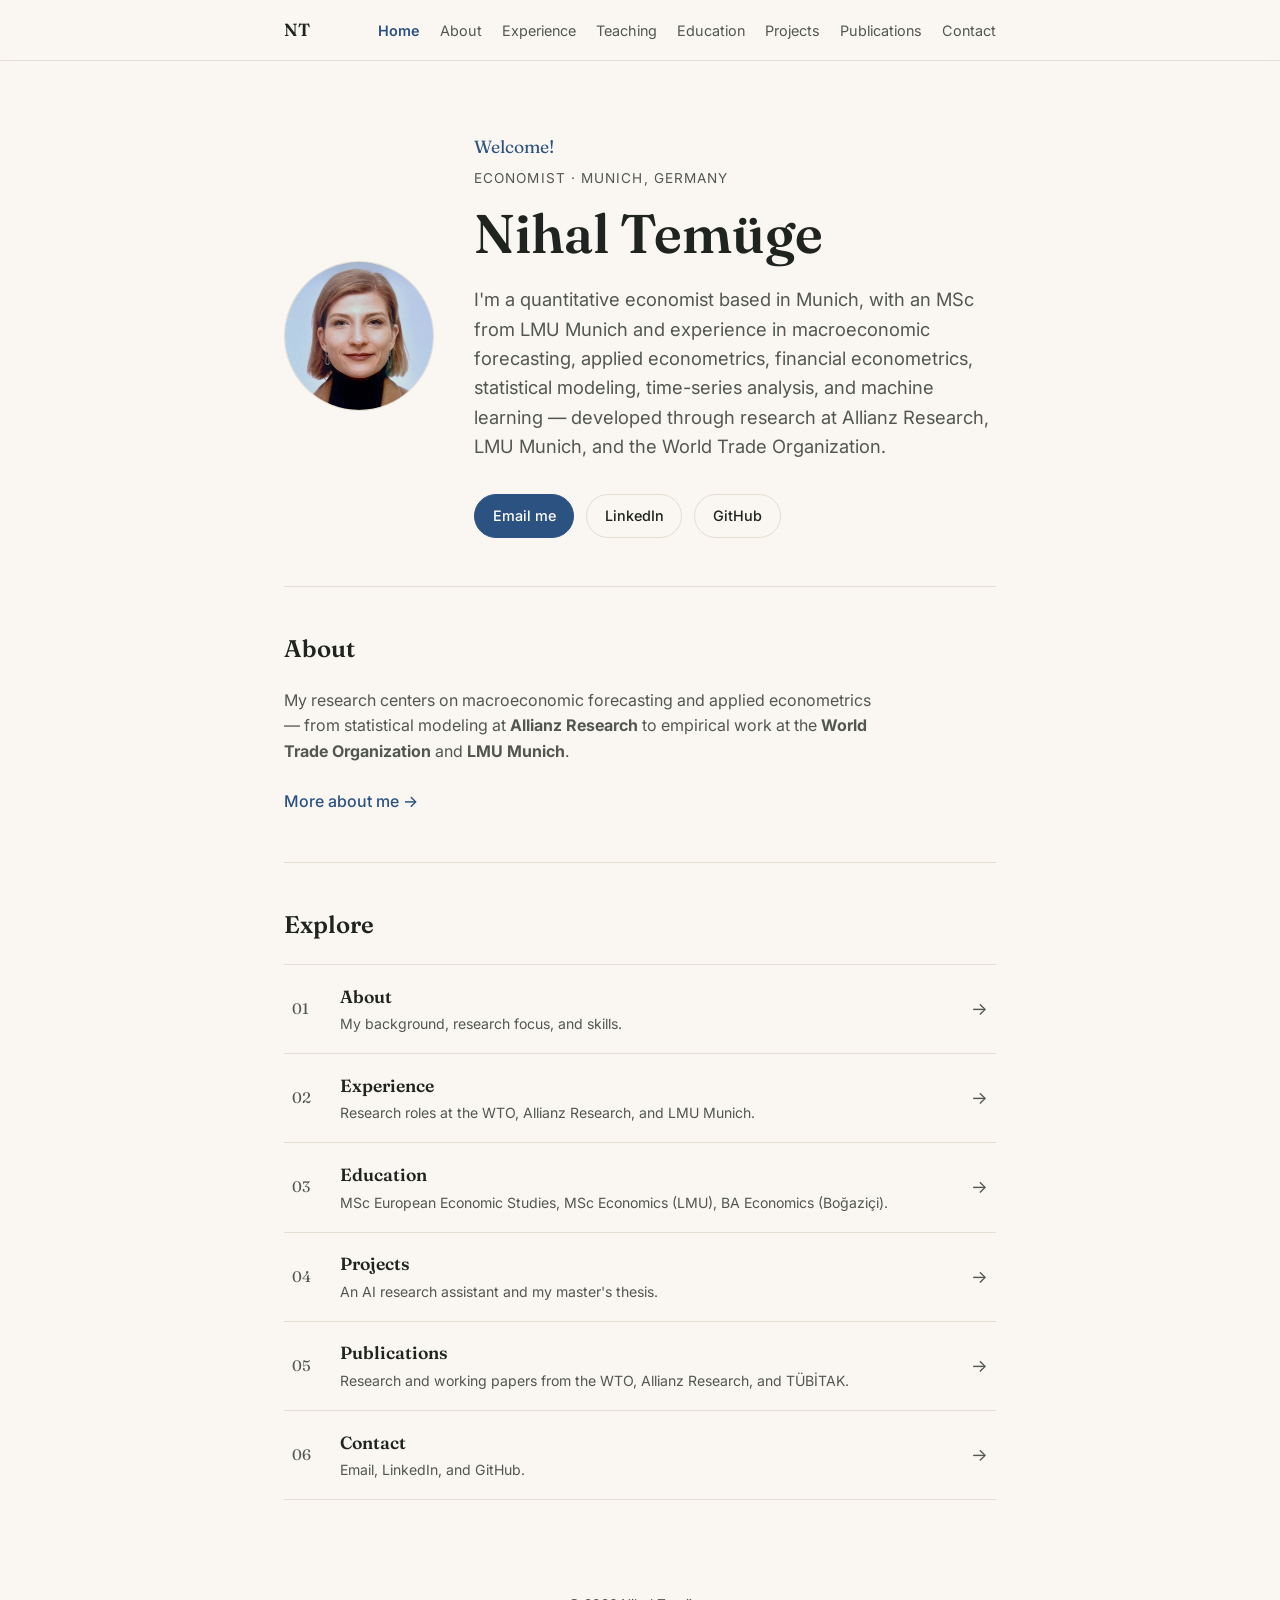
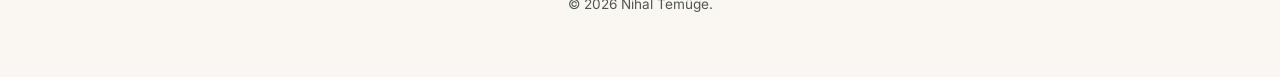
<file: index.html>
<!doctype html>
<html lang="en">
<head>
<meta charset="UTF-8">
<meta name="viewport" content="width=device-width, initial-scale=1.0">
<title>Nihal Temüge</title>
<meta name="description" content="Nihal Temüge is a quantitative economist based in Munich, Germany, with research experience at the World Trade Organization, Allianz Research, and LMU Munich — macroeconomic analysis, international trade, forecasting, and applied econometrics.">
<meta name="author" content="Nihal Temüge">

<meta property="og:type" content="profile">
<meta property="og:title" content="Nihal Temüge">
<meta property="og:description" content="Quantitative economist based in Munich, Germany — macroeconomic analysis, international trade, forecasting, and applied econometrics.">
<meta property="og:image" content="https://nihaltemuegee.github.io/assets/photo.jpg">

<link rel="icon" href="favicon.svg" type="image/svg+xml">
<link rel="canonical" href="https://nihaltemuegee.github.io/">
<link rel="preconnect" href="https://fonts.googleapis.com">
<link rel="preconnect" href="https://fonts.gstatic.com" crossorigin>
<link href="https://fonts.googleapis.com/css2?family=Fraunces:opsz,wght@9..144,500;9..144,600&family=Inter:wght@400;500;600&display=swap" rel="stylesheet">
<link rel="stylesheet" href="style.css">

<script type="application/ld+json">
{
  "@context": "https://schema.org",
  "@type": "Person",
  "name": "Nihal Temüge",
  "jobTitle": "Economist",
  "url": "https://nihaltemuegee.github.io/",
  "image": "https://nihaltemuegee.github.io/assets/photo.jpg",
  "email": "mailto:nihaltemuege@gmail.com",
  "address": {
    "@type": "PostalAddress",
    "addressLocality": "Munich",
    "addressCountry": "DE"
  },
  "alumniOf": [
    { "@type": "CollegeOrUniversity", "name": "Otto-Friedrich-Universität Bamberg" },
    { "@type": "CollegeOrUniversity", "name": "Ludwig Maximilian University of Munich" },
    { "@type": "CollegeOrUniversity", "name": "Boğaziçi University" }
  ],
  "sameAs": [
    "https://www.linkedin.com/in/nihal-temüge-33159410a",
    "https://github.com/nihaltemuegee"
  ]
}
</script>
</head>
<body>

<a class="skip-link" href="#main">Skip to content</a>

<header class="site-header">
  <nav class="nav" aria-label="Primary">
    <a class="nav-mark" href="index.html">NT</a>
    <ul class="nav-links">
      <li><a href="index.html" class="active">Home</a></li>
      <li><a href="about.html">About</a></li>
      <li><a href="experience.html">Experience</a></li>
      <li><a href="teaching.html">Teaching</a></li>
      <li><a href="education.html">Education</a></li>
      <li><a href="projects.html">Projects</a></li>
      <li><a href="publications.html">Publications</a></li>
      <li><a href="contact.html">Contact</a></li>
    </ul>
  </nav>
</header>

<main id="main">

  <section class="hero">
    <div class="hero-inner">
      <img class="hero-photo" src="assets/photo.jpg" alt="Nihal Temüge" width="150" height="150">
      <div class="hero-text">
        <p class="welcome">Welcome!</p>
        <p class="eyebrow">Economist · Munich, Germany</p>
        <h1>Nihal Temüge</h1>
        <p class="hero-lede">
          I'm a quantitative economist based in Munich, with an MSc from LMU Munich and
          experience in macroeconomic forecasting, applied econometrics, financial
          econometrics, statistical modeling, time-series analysis, and machine learning —
          developed through research at Allianz Research, LMU Munich, and the World Trade
          Organization.
        </p>
        <div class="hero-links">
          <a class="btn btn-primary" href="mailto:nihaltemuege@gmail.com">Email me</a>
          <a class="btn" href="https://www.linkedin.com/in/nihal-temüge-33159410a" target="_blank" rel="noopener">LinkedIn</a>
          <a class="btn" href="https://github.com/nihaltemuegee" target="_blank" rel="noopener">GitHub</a>
        </div>
      </div>
    </div>
  </section>

  <section class="section">
    <h2>About</h2>
    <p class="teaser">
      My research centers on macroeconomic forecasting and applied econometrics — from
      statistical modeling at <strong>Allianz Research</strong> to empirical work at the
      <strong>World Trade Organization</strong> and <strong>LMU Munich</strong>.
    </p>
    <a class="teaser-link" href="about.html">More about me →</a>
  </section>

  <section class="section">
    <h2>Explore</h2>
    <ul class="explore-list">
      <li>
        <a href="about.html">
          <span class="explore-index">01</span>
          <span class="explore-text">
            <span class="explore-title">About</span>
            <span class="explore-desc">My background, research focus, and skills.</span>
          </span>
          <span class="explore-arrow">→</span>
        </a>
      </li>
      <li>
        <a href="experience.html">
          <span class="explore-index">02</span>
          <span class="explore-text">
            <span class="explore-title">Experience</span>
            <span class="explore-desc">Research roles at the WTO, Allianz Research, and LMU Munich.</span>
          </span>
          <span class="explore-arrow">→</span>
        </a>
      </li>
      <li>
        <a href="education.html">
          <span class="explore-index">03</span>
          <span class="explore-text">
            <span class="explore-title">Education</span>
            <span class="explore-desc">MSc European Economic Studies, MSc Economics (LMU), BA Economics (Boğaziçi).</span>
          </span>
          <span class="explore-arrow">→</span>
        </a>
      </li>
      <li>
        <a href="projects.html">
          <span class="explore-index">04</span>
          <span class="explore-text">
            <span class="explore-title">Projects</span>
            <span class="explore-desc">An AI research assistant and my master's thesis.</span>
          </span>
          <span class="explore-arrow">→</span>
        </a>
      </li>
      <li>
        <a href="publications.html">
          <span class="explore-index">05</span>
          <span class="explore-text">
            <span class="explore-title">Publications</span>
            <span class="explore-desc">Research and working papers from the WTO, Allianz Research, and TÜBİTAK.</span>
          </span>
          <span class="explore-arrow">→</span>
        </a>
      </li>
      <li>
        <a href="contact.html">
          <span class="explore-index">06</span>
          <span class="explore-text">
            <span class="explore-title">Contact</span>
            <span class="explore-desc">Email, LinkedIn, and GitHub.</span>
          </span>
          <span class="explore-arrow">→</span>
        </a>
      </li>
    </ul>
  </section>

</main>

<footer class="site-footer">
  <p>&copy; <span id="year"></span> Nihal Temüge.</p>
</footer>

<script>
  document.getElementById("year").textContent = new Date().getFullYear();
</script>

</body>
</html>
</file>
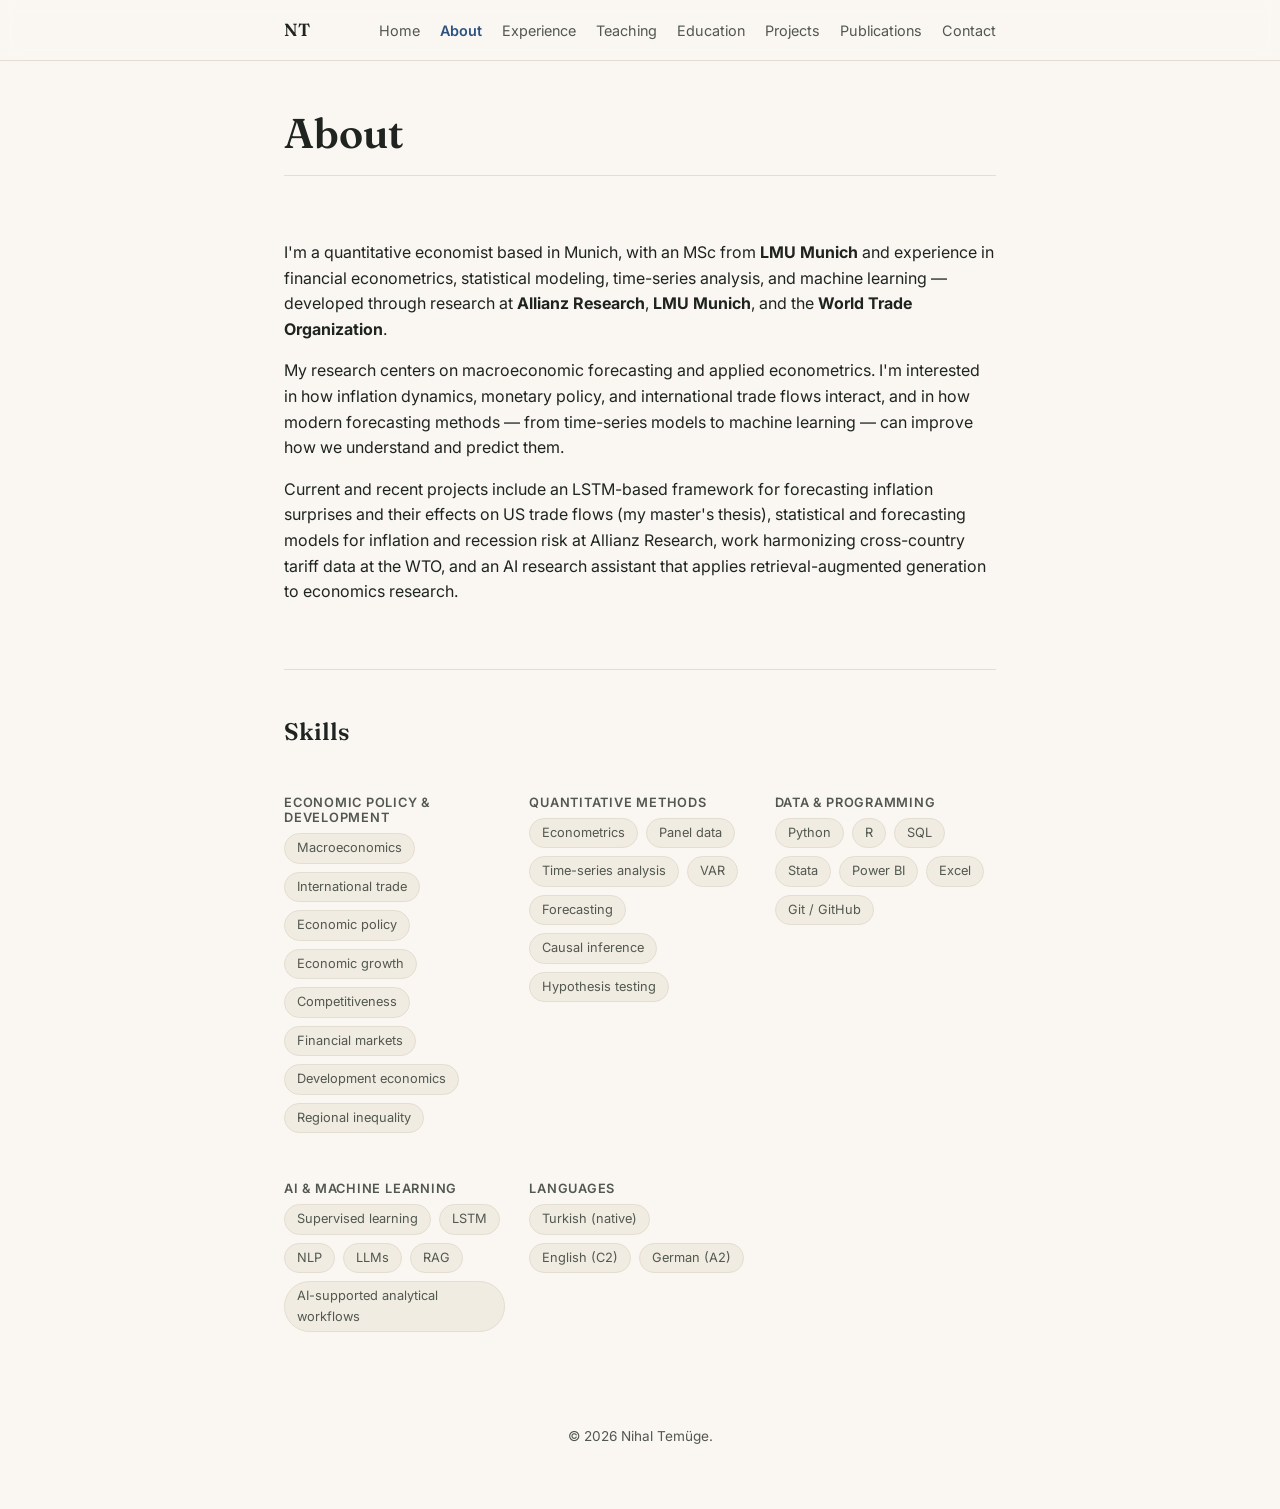
<file: about.html>
<!doctype html>
<html lang="en">
<head>
<meta charset="UTF-8">
<meta name="viewport" content="width=device-width, initial-scale=1.0">
<title>About — Nihal Temüge</title>
<meta name="description" content="About Nihal Temüge — a quantitative economist specializing in macroeconomic analysis, international trade, forecasting, applied econometrics, and AI-enabled analytical workflows.">
<link rel="icon" href="favicon.svg" type="image/svg+xml">
<link rel="canonical" href="https://nihaltemuegee.github.io/about.html">
<link rel="preconnect" href="https://fonts.googleapis.com">
<link rel="preconnect" href="https://fonts.gstatic.com" crossorigin>
<link href="https://fonts.googleapis.com/css2?family=Fraunces:opsz,wght@9..144,500;9..144,600&family=Inter:wght@400;500;600&display=swap" rel="stylesheet">
<link rel="stylesheet" href="style.css">
</head>
<body>

<a class="skip-link" href="#main">Skip to content</a>

<header class="site-header">
  <nav class="nav" aria-label="Primary">
    <a class="nav-mark" href="index.html">NT</a>
    <ul class="nav-links">
      <li><a href="index.html">Home</a></li>
      <li><a href="about.html" class="active">About</a></li>
      <li><a href="experience.html">Experience</a></li>
      <li><a href="teaching.html">Teaching</a></li>
      <li><a href="education.html">Education</a></li>
      <li><a href="projects.html">Projects</a></li>
      <li><a href="publications.html">Publications</a></li>
      <li><a href="contact.html">Contact</a></li>
    </ul>
  </nav>
</header>

<main id="main">

  <section class="page-hero">
    <h1>About</h1>
  </section>

  <section class="section">
    <p>
      I'm a quantitative economist based in Munich, with an MSc from <strong>LMU
      Munich</strong> and experience in financial econometrics, statistical modeling,
      time-series analysis, and machine learning — developed through research at
      <strong>Allianz Research</strong>, <strong>LMU Munich</strong>, and the
      <strong>World Trade Organization</strong>.
    </p>
    <p>
      My research centers on macroeconomic forecasting and applied econometrics. I'm
      interested in how inflation dynamics, monetary policy, and international trade flows
      interact, and in how modern forecasting methods — from time-series models to machine
      learning — can improve how we understand and predict them.
    </p>
    <p>
      Current and recent projects include an LSTM-based framework for forecasting inflation
      surprises and their effects on US trade flows (my master's thesis), statistical and
      forecasting models for inflation and recession risk at Allianz Research, work
      harmonizing cross-country tariff data at the WTO, and an AI research assistant that
      applies retrieval-augmented generation to economics research.
    </p>
  </section>

  <section class="section">
    <h2>Skills</h2>
    <div class="skills-grid">
      <div>
        <h3 class="subhead">Economic policy &amp; development</h3>
        <ul class="tag-list">
          <li>Macroeconomics</li><li>International trade</li><li>Economic policy</li><li>Economic growth</li><li>Competitiveness</li><li>Financial markets</li><li>Development economics</li><li>Regional inequality</li>
        </ul>
      </div>
      <div>
        <h3 class="subhead">Quantitative methods</h3>
        <ul class="tag-list">
          <li>Econometrics</li><li>Panel data</li><li>Time-series analysis</li><li>VAR</li><li>Forecasting</li><li>Causal inference</li><li>Hypothesis testing</li>
        </ul>
      </div>
      <div>
        <h3 class="subhead">Data &amp; programming</h3>
        <ul class="tag-list">
          <li>Python</li><li>R</li><li>SQL</li><li>Stata</li><li>Power BI</li><li>Excel</li><li>Git / GitHub</li>
        </ul>
      </div>
      <div>
        <h3 class="subhead">AI &amp; machine learning</h3>
        <ul class="tag-list">
          <li>Supervised learning</li><li>LSTM</li><li>NLP</li><li>LLMs</li><li>RAG</li><li>AI-supported analytical workflows</li>
        </ul>
      </div>
      <div>
        <h3 class="subhead">Languages</h3>
        <ul class="tag-list">
          <li>Turkish (native)</li><li>English (C2)</li><li>German (A2)</li>
        </ul>
      </div>
    </div>
  </section>

</main>

<footer class="site-footer">
  <p>&copy; <span id="year"></span> Nihal Temüge.</p>
</footer>

<script>
  document.getElementById("year").textContent = new Date().getFullYear();
</script>

</body>
</html>
</file>
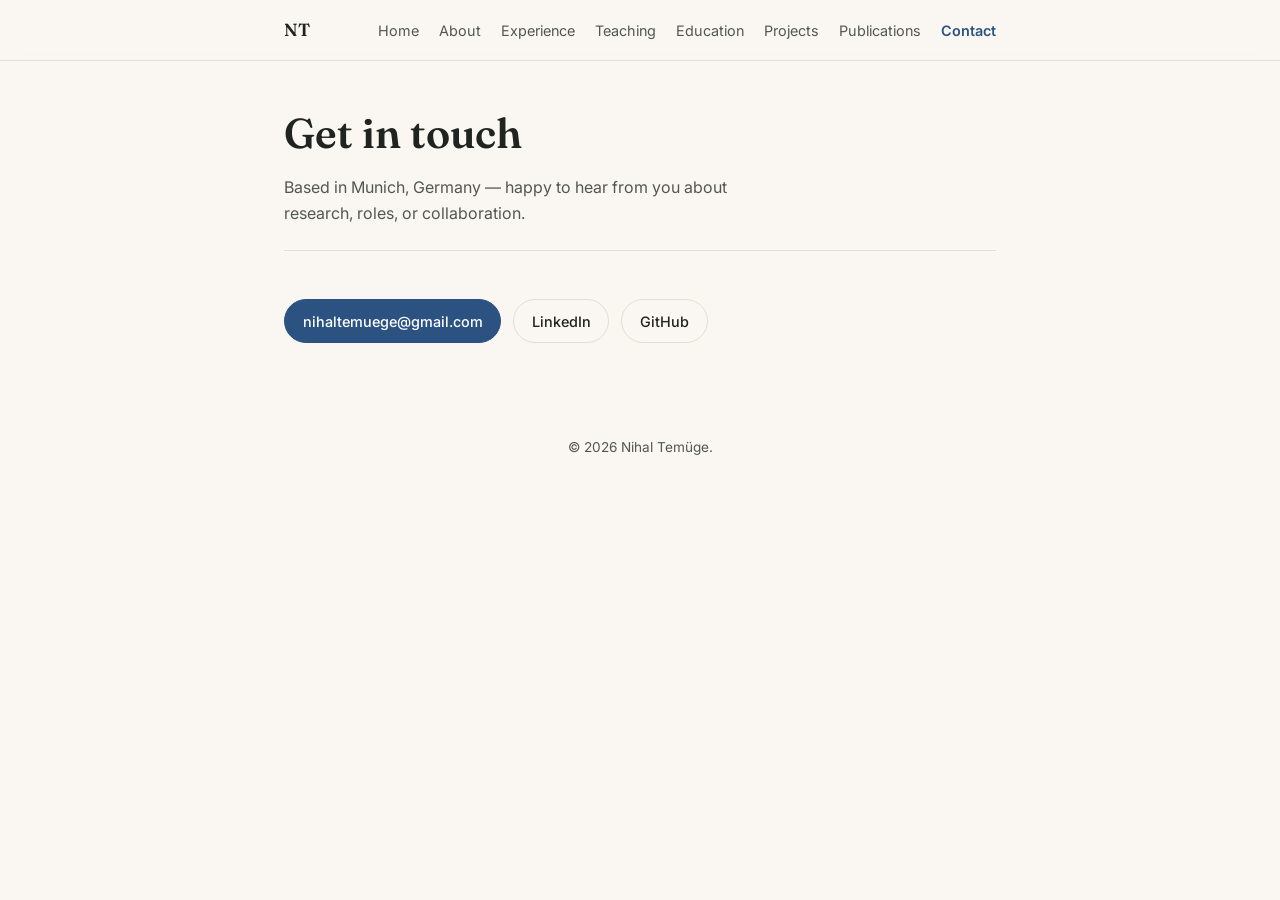
<file: contact.html>
<!doctype html>
<html lang="en">
<head>
<meta charset="UTF-8">
<meta name="viewport" content="width=device-width, initial-scale=1.0">
<title>Contact — Nihal Temüge</title>
<meta name="description" content="Get in touch with Nihal Temüge — economist based in Munich, Germany.">
<link rel="icon" href="favicon.svg" type="image/svg+xml">
<link rel="canonical" href="https://nihaltemuegee.github.io/contact.html">
<link rel="preconnect" href="https://fonts.googleapis.com">
<link rel="preconnect" href="https://fonts.gstatic.com" crossorigin>
<link href="https://fonts.googleapis.com/css2?family=Fraunces:opsz,wght@9..144,500;9..144,600&family=Inter:wght@400;500;600&display=swap" rel="stylesheet">
<link rel="stylesheet" href="style.css">
</head>
<body>

<a class="skip-link" href="#main">Skip to content</a>

<header class="site-header">
  <nav class="nav" aria-label="Primary">
    <a class="nav-mark" href="index.html">NT</a>
    <ul class="nav-links">
      <li><a href="index.html">Home</a></li>
      <li><a href="about.html">About</a></li>
      <li><a href="experience.html">Experience</a></li>
      <li><a href="teaching.html">Teaching</a></li>
      <li><a href="education.html">Education</a></li>
      <li><a href="projects.html">Projects</a></li>
      <li><a href="publications.html">Publications</a></li>
      <li><a href="contact.html" class="active">Contact</a></li>
    </ul>
  </nav>
</header>

<main id="main">

  <section class="page-hero section-contact">
    <h1>Get in touch</h1>
    <p>Based in Munich, Germany — happy to hear from you about research, roles, or collaboration.</p>
  </section>

  <section class="section">
    <div class="hero-links">
      <a class="btn btn-primary" href="mailto:nihaltemuege@gmail.com">nihaltemuege@gmail.com</a>
      <a class="btn" href="https://www.linkedin.com/in/nihal-temüge-33159410a" target="_blank" rel="noopener">LinkedIn</a>
      <a class="btn" href="https://github.com/nihaltemuegee" target="_blank" rel="noopener">GitHub</a>
    </div>
  </section>

</main>

<footer class="site-footer">
  <p>&copy; <span id="year"></span> Nihal Temüge.</p>
</footer>

<script>
  document.getElementById("year").textContent = new Date().getFullYear();
</script>

</body>
</html>
</file>
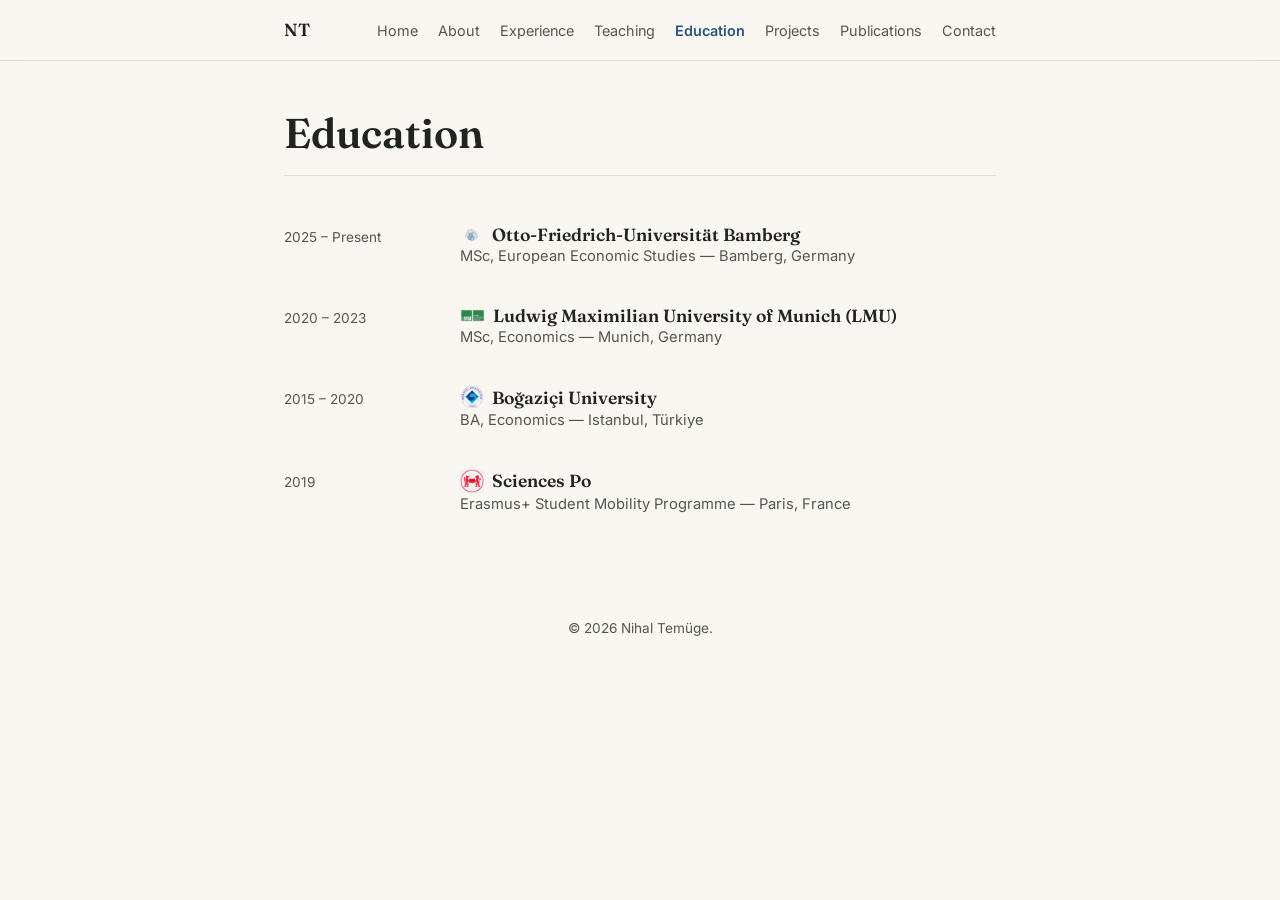
<file: education.html>
<!doctype html>
<html lang="en">
<head>
<meta charset="UTF-8">
<meta name="viewport" content="width=device-width, initial-scale=1.0">
<title>Education — Nihal Temüge</title>
<meta name="description" content="Education of Nihal Temüge — MSc European Economic Studies (Bamberg), MSc Economics (LMU Munich), BA Economics (Boğaziçi University), Erasmus+ at Sciences Po.">
<link rel="icon" href="favicon.svg" type="image/svg+xml">
<link rel="canonical" href="https://nihaltemuegee.github.io/education.html">
<link rel="preconnect" href="https://fonts.googleapis.com">
<link rel="preconnect" href="https://fonts.gstatic.com" crossorigin>
<link href="https://fonts.googleapis.com/css2?family=Fraunces:opsz,wght@9..144,500;9..144,600&family=Inter:wght@400;500;600&display=swap" rel="stylesheet">
<link rel="stylesheet" href="style.css">
</head>
<body>

<a class="skip-link" href="#main">Skip to content</a>

<header class="site-header">
  <nav class="nav" aria-label="Primary">
    <a class="nav-mark" href="index.html">NT</a>
    <ul class="nav-links">
      <li><a href="index.html">Home</a></li>
      <li><a href="about.html">About</a></li>
      <li><a href="experience.html">Experience</a></li>
      <li><a href="teaching.html">Teaching</a></li>
      <li><a href="education.html" class="active">Education</a></li>
      <li><a href="projects.html">Projects</a></li>
      <li><a href="publications.html">Publications</a></li>
      <li><a href="contact.html">Contact</a></li>
    </ul>
  </nav>
</header>

<main id="main">

  <section class="page-hero">
    <h1>Education</h1>
  </section>

  <section class="section">
    <ul class="timeline">
      <li>
        <div class="timeline-date">2025 – Present</div>
        <div class="timeline-body">
          <div class="timeline-heading"><img class="timeline-logo" src="assets/logos/bamberg.png" alt="" width="24" height="14"><h3>Otto-Friedrich-Universität Bamberg</h3></div>
          <p class="timeline-meta">MSc, European Economic Studies — Bamberg, Germany</p>
        </div>
      </li>
      <li>
        <div class="timeline-date">2020 – 2023</div>
        <div class="timeline-body">
          <div class="timeline-heading"><img class="timeline-logo" src="assets/logos/lmu.png" alt="" width="24" height="13"><h3>Ludwig Maximilian University of Munich (LMU)</h3></div>
          <p class="timeline-meta">MSc, Economics — Munich, Germany</p>
        </div>
      </li>
      <li>
        <div class="timeline-date">2015 – 2020</div>
        <div class="timeline-body">
          <div class="timeline-heading"><img class="timeline-logo" src="assets/logos/boun.png" alt="" width="24" height="24"><h3>Boğaziçi University</h3></div>
          <p class="timeline-meta">BA, Economics — Istanbul, Türkiye</p>
        </div>
      </li>
      <li>
        <div class="timeline-date">2019</div>
        <div class="timeline-body">
          <div class="timeline-heading"><img class="timeline-logo" src="assets/logos/scipo.png" alt="" width="24" height="24"><h3>Sciences Po</h3></div>
          <p class="timeline-meta">Erasmus+ Student Mobility Programme — Paris, France</p>
        </div>
      </li>
    </ul>
  </section>

</main>

<footer class="site-footer">
  <p>&copy; <span id="year"></span> Nihal Temüge.</p>
</footer>

<script>
  document.getElementById("year").textContent = new Date().getFullYear();
</script>

</body>
</html>
</file>
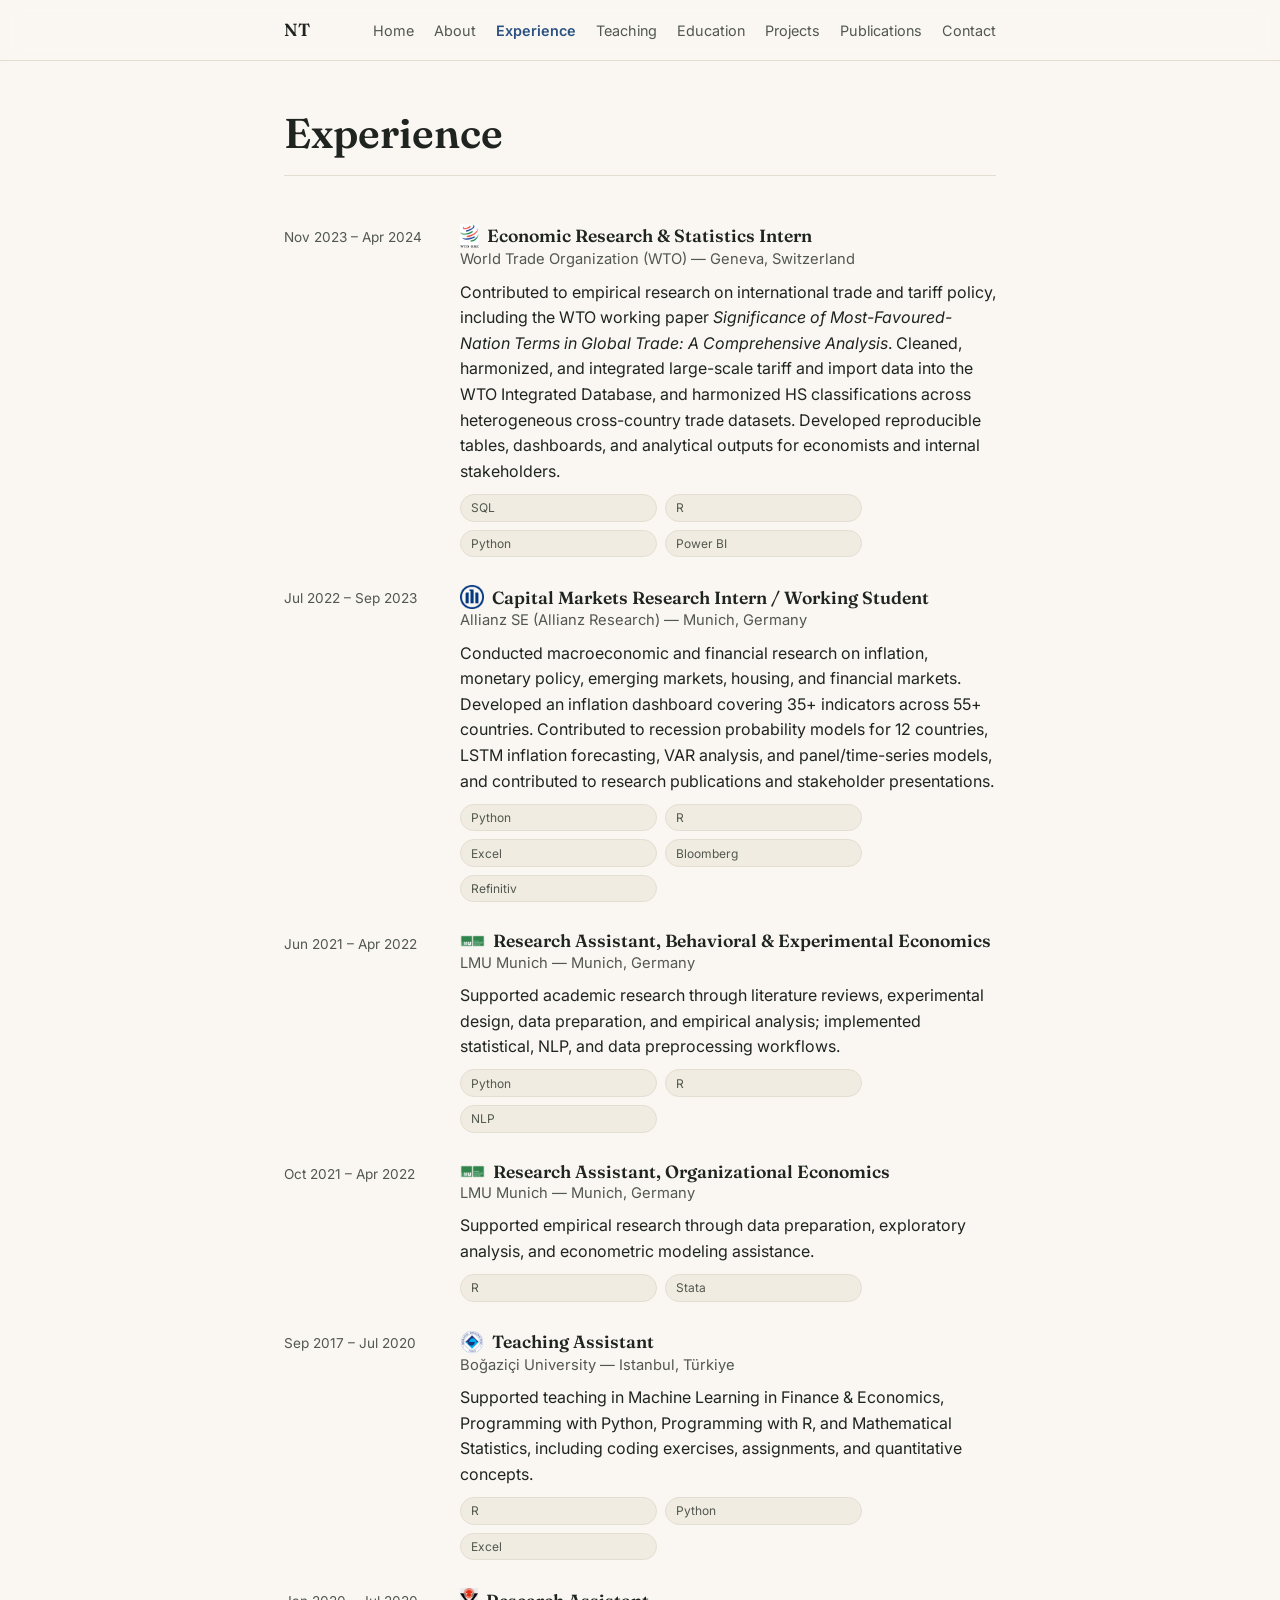
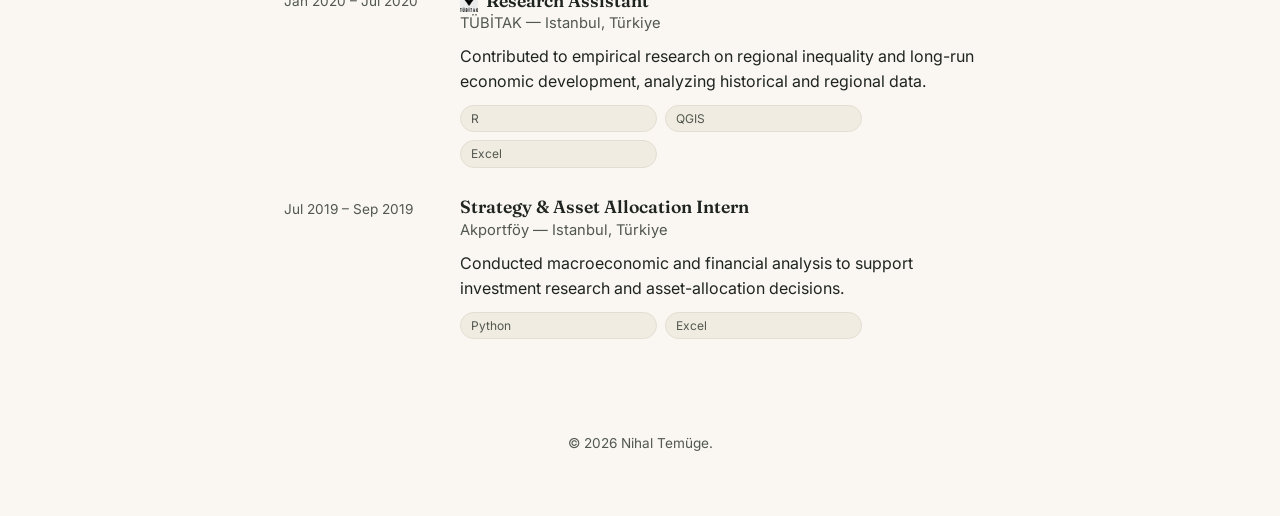
<file: experience.html>
<!doctype html>
<html lang="en">
<head>
<meta charset="UTF-8">
<meta name="viewport" content="width=device-width, initial-scale=1.0">
<title>Experience — Nihal Temüge</title>
<meta name="description" content="Professional experience of Nihal Temüge — World Trade Organization, Allianz Research, LMU Munich, TÜBİTAK, and Boğaziçi University.">
<link rel="icon" href="favicon.svg" type="image/svg+xml">
<link rel="canonical" href="https://nihaltemuegee.github.io/experience.html">
<link rel="preconnect" href="https://fonts.googleapis.com">
<link rel="preconnect" href="https://fonts.gstatic.com" crossorigin>
<link href="https://fonts.googleapis.com/css2?family=Fraunces:opsz,wght@9..144,500;9..144,600&family=Inter:wght@400;500;600&display=swap" rel="stylesheet">
<link rel="stylesheet" href="style.css">
</head>
<body>

<a class="skip-link" href="#main">Skip to content</a>

<header class="site-header">
  <nav class="nav" aria-label="Primary">
    <a class="nav-mark" href="index.html">NT</a>
    <ul class="nav-links">
      <li><a href="index.html">Home</a></li>
      <li><a href="about.html">About</a></li>
      <li><a href="experience.html" class="active">Experience</a></li>
      <li><a href="teaching.html">Teaching</a></li>
      <li><a href="education.html">Education</a></li>
      <li><a href="projects.html">Projects</a></li>
      <li><a href="publications.html">Publications</a></li>
      <li><a href="contact.html">Contact</a></li>
    </ul>
  </nav>
</header>

<main id="main">

  <section class="page-hero">
    <h1>Experience</h1>
  </section>

  <section class="section">
    <ul class="timeline">
      <li>
        <div class="timeline-date">Nov 2023 – Apr 2024</div>
        <div class="timeline-body">
          <div class="timeline-heading"><img class="timeline-logo" src="assets/logos/wto.png" alt="" width="20" height="25"><h3>Economic Research &amp; Statistics Intern</h3></div>
          <p class="timeline-meta">World Trade Organization (WTO) — Geneva, Switzerland</p>
          <p>Contributed to empirical research on international trade and tariff policy, including the WTO working paper <em>Significance of Most-Favoured-Nation Terms in Global Trade: A Comprehensive Analysis</em>. Cleaned, harmonized, and integrated large-scale tariff and import data into the WTO Integrated Database, and harmonized HS classifications across heterogeneous cross-country trade datasets. Developed reproducible tables, dashboards, and analytical outputs for economists and internal stakeholders.</p>
          <ul class="tag-list tag-list-inline">
            <li>SQL</li><li>R</li><li>Python</li><li>Power BI</li>
          </ul>
        </div>
      </li>
      <li>
        <div class="timeline-date">Jul 2022 – Sep 2023</div>
        <div class="timeline-body">
          <div class="timeline-heading"><img class="timeline-logo" src="assets/logos/allianz.png" alt="" width="24" height="24"><h3>Capital Markets Research Intern / Working Student</h3></div>
          <p class="timeline-meta">Allianz SE (Allianz Research) — Munich, Germany</p>
          <p>Conducted macroeconomic and financial research on inflation, monetary policy, emerging markets, housing, and financial markets. Developed an inflation dashboard covering 35+ indicators across 55+ countries. Contributed to recession probability models for 12 countries, LSTM inflation forecasting, VAR analysis, and panel/time-series models, and contributed to research publications and stakeholder presentations.</p>
          <ul class="tag-list tag-list-inline">
            <li>Python</li><li>R</li><li>Excel</li><li>Bloomberg</li><li>Refinitiv</li>
          </ul>
        </div>
      </li>
      <li>
        <div class="timeline-date">Jun 2021 – Apr 2022</div>
        <div class="timeline-body">
          <div class="timeline-heading"><img class="timeline-logo" src="assets/logos/lmu.png" alt="" width="24" height="13"><h3>Research Assistant, Behavioral &amp; Experimental Economics</h3></div>
          <p class="timeline-meta">LMU Munich — Munich, Germany</p>
          <p>Supported academic research through literature reviews, experimental design, data preparation, and empirical analysis; implemented statistical, NLP, and data preprocessing workflows.</p>
          <ul class="tag-list tag-list-inline">
            <li>Python</li><li>R</li><li>NLP</li>
          </ul>
        </div>
      </li>
      <li>
        <div class="timeline-date">Oct 2021 – Apr 2022</div>
        <div class="timeline-body">
          <div class="timeline-heading"><img class="timeline-logo" src="assets/logos/lmu.png" alt="" width="24" height="13"><h3>Research Assistant, Organizational Economics</h3></div>
          <p class="timeline-meta">LMU Munich — Munich, Germany</p>
          <p>Supported empirical research through data preparation, exploratory analysis, and econometric modeling assistance.</p>
          <ul class="tag-list tag-list-inline">
            <li>R</li><li>Stata</li>
          </ul>
        </div>
      </li>
      <li>
        <div class="timeline-date">Sep 2017 – Jul 2020</div>
        <div class="timeline-body">
          <div class="timeline-heading"><img class="timeline-logo" src="assets/logos/boun.png" alt="" width="24" height="24"><h3>Teaching Assistant</h3></div>
          <p class="timeline-meta">Boğaziçi University — Istanbul, Türkiye</p>
          <p>Supported teaching in Machine Learning in Finance &amp; Economics, Programming with Python, Programming with R, and Mathematical Statistics, including coding exercises, assignments, and quantitative concepts.</p>
          <ul class="tag-list tag-list-inline">
            <li>R</li><li>Python</li><li>Excel</li>
          </ul>
        </div>
      </li>
      <li>
        <div class="timeline-date">Jan 2020 – Jul 2020</div>
        <div class="timeline-body">
          <div class="timeline-heading"><img class="timeline-logo" src="assets/logos/tubitak.png" alt="" width="18" height="24"><h3>Research Assistant</h3></div>
          <p class="timeline-meta">TÜBİTAK — Istanbul, Türkiye</p>
          <p>Contributed to empirical research on regional inequality and long-run economic development, analyzing historical and regional data.</p>
          <ul class="tag-list tag-list-inline">
            <li>R</li><li>QGIS</li><li>Excel</li>
          </ul>
        </div>
      </li>
      <li>
        <div class="timeline-date">Jul 2019 – Sep 2019</div>
        <div class="timeline-body">
          <h3>Strategy &amp; Asset Allocation Intern</h3>
          <p class="timeline-meta">Akportföy — Istanbul, Türkiye</p>
          <p>Conducted macroeconomic and financial analysis to support investment research and asset-allocation decisions.</p>
          <ul class="tag-list tag-list-inline">
            <li>Python</li><li>Excel</li>
          </ul>
        </div>
      </li>
    </ul>
  </section>

</main>

<footer class="site-footer">
  <p>&copy; <span id="year"></span> Nihal Temüge.</p>
</footer>

<script>
  document.getElementById("year").textContent = new Date().getFullYear();
</script>

</body>
</html>
</file>
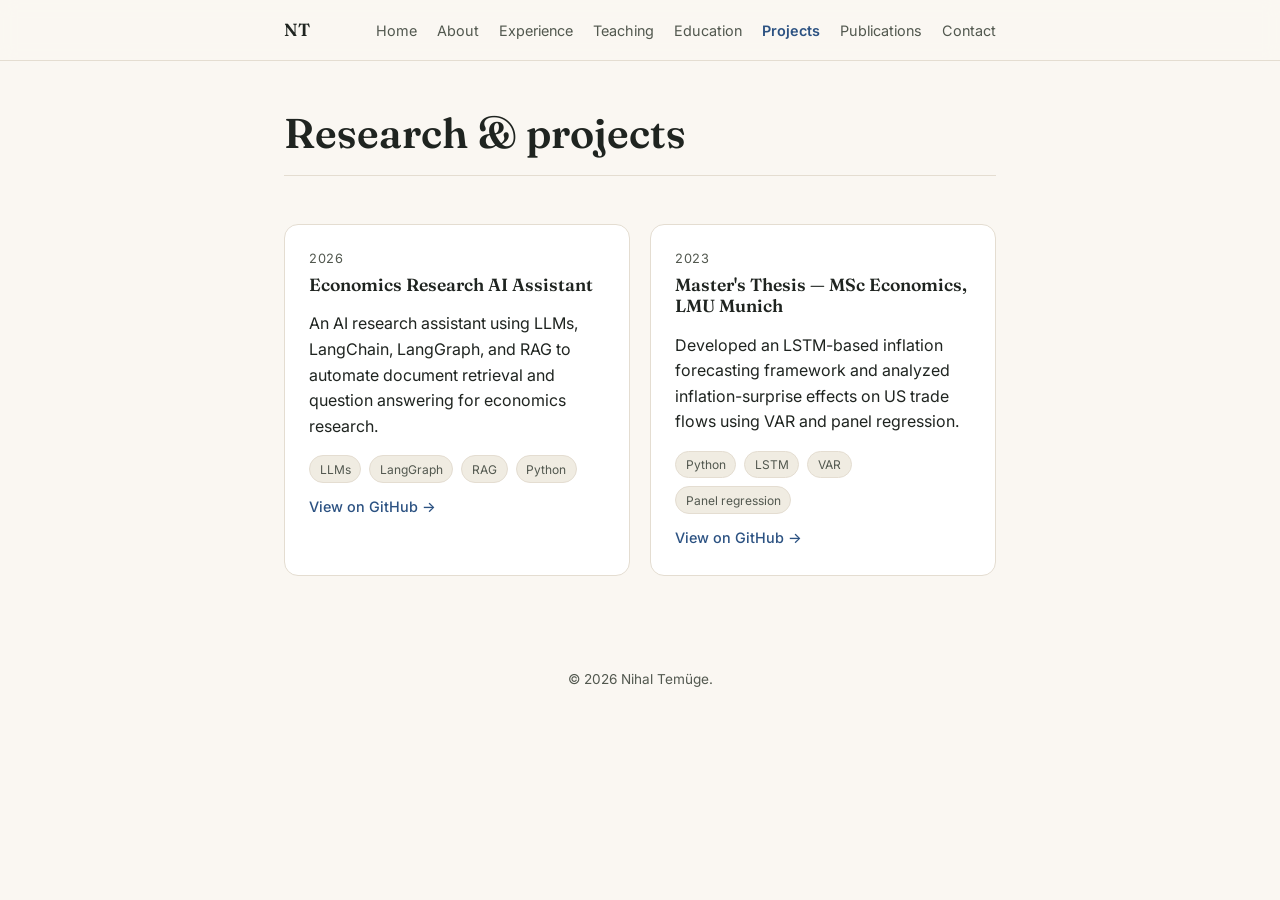
<file: projects.html>
<!doctype html>
<html lang="en">
<head>
<meta charset="UTF-8">
<meta name="viewport" content="width=device-width, initial-scale=1.0">
<title>Projects — Nihal Temüge</title>
<meta name="description" content="Research and projects by Nihal Temüge — an AI research assistant for economics, and a master's thesis on LSTM-based inflation forecasting.">
<link rel="icon" href="favicon.svg" type="image/svg+xml">
<link rel="canonical" href="https://nihaltemuegee.github.io/projects.html">
<link rel="preconnect" href="https://fonts.googleapis.com">
<link rel="preconnect" href="https://fonts.gstatic.com" crossorigin>
<link href="https://fonts.googleapis.com/css2?family=Fraunces:opsz,wght@9..144,500;9..144,600&family=Inter:wght@400;500;600&display=swap" rel="stylesheet">
<link rel="stylesheet" href="style.css">
</head>
<body>

<a class="skip-link" href="#main">Skip to content</a>

<header class="site-header">
  <nav class="nav" aria-label="Primary">
    <a class="nav-mark" href="index.html">NT</a>
    <ul class="nav-links">
      <li><a href="index.html">Home</a></li>
      <li><a href="about.html">About</a></li>
      <li><a href="experience.html">Experience</a></li>
      <li><a href="teaching.html">Teaching</a></li>
      <li><a href="education.html">Education</a></li>
      <li><a href="projects.html" class="active">Projects</a></li>
      <li><a href="publications.html">Publications</a></li>
      <li><a href="contact.html">Contact</a></li>
    </ul>
  </nav>
</header>

<main id="main">

  <section class="page-hero">
    <h1>Research &amp; projects</h1>
  </section>

  <section class="section">
    <div class="card-grid">
      <article class="card">
        <p class="card-date">2026</p>
        <h3>Economics Research AI Assistant</h3>
        <p>An AI research assistant using LLMs, LangChain, LangGraph, and RAG to automate document retrieval and question answering for economics research.</p>
        <ul class="tag-list tag-list-inline"><li>LLMs</li><li>LangGraph</li><li>RAG</li><li>Python</li></ul>
        <a class="card-link" href="https://github.com/nihaltemuegee/economics-agentic-rag" target="_blank" rel="noopener">View on GitHub →</a>
      </article>
      <article class="card">
        <p class="card-date">2023</p>
        <h3>Master's Thesis — MSc Economics, LMU Munich</h3>
        <p>Developed an LSTM-based inflation forecasting framework and analyzed inflation-surprise effects on US trade flows using VAR and panel regression.</p>
        <ul class="tag-list tag-list-inline"><li>Python</li><li>LSTM</li><li>VAR</li><li>Panel regression</li></ul>
        <a class="card-link" href="https://github.com/nihaltemuegee/Master-Thesis-Panel-Regression-Analysis-for-US-trade-flows-LSTM-for-Inflation-Forecasting" target="_blank" rel="noopener">View on GitHub →</a>
      </article>
    </div>
  </section>

</main>

<footer class="site-footer">
  <p>&copy; <span id="year"></span> Nihal Temüge.</p>
</footer>

<script>
  document.getElementById("year").textContent = new Date().getFullYear();
</script>

</body>
</html>
</file>
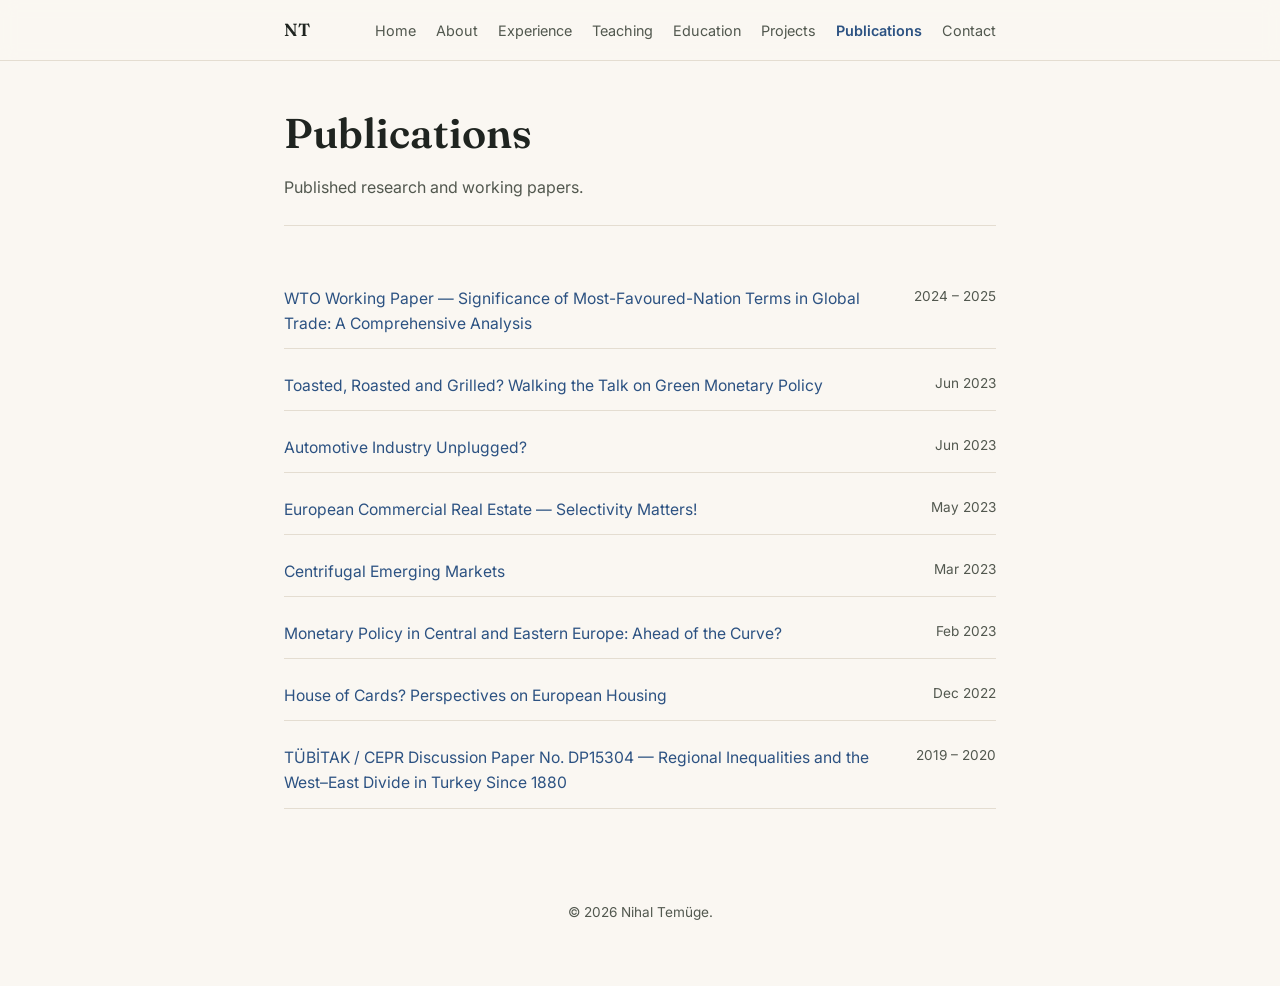
<file: publications.html>
<!doctype html>
<html lang="en">
<head>
<meta charset="UTF-8">
<meta name="viewport" content="width=device-width, initial-scale=1.0">
<title>Publications — Nihal Temüge</title>
<meta name="description" content="Publications by Nihal Temüge at Allianz Research — green monetary policy, the automotive industry, European commercial real estate, emerging markets, and more.">
<link rel="icon" href="favicon.svg" type="image/svg+xml">
<link rel="canonical" href="https://nihaltemuegee.github.io/publications.html">
<link rel="preconnect" href="https://fonts.googleapis.com">
<link rel="preconnect" href="https://fonts.gstatic.com" crossorigin>
<link href="https://fonts.googleapis.com/css2?family=Fraunces:opsz,wght@9..144,500;9..144,600&family=Inter:wght@400;500;600&display=swap" rel="stylesheet">
<link rel="stylesheet" href="style.css">
</head>
<body>

<a class="skip-link" href="#main">Skip to content</a>

<header class="site-header">
  <nav class="nav" aria-label="Primary">
    <a class="nav-mark" href="index.html">NT</a>
    <ul class="nav-links">
      <li><a href="index.html">Home</a></li>
      <li><a href="about.html">About</a></li>
      <li><a href="experience.html">Experience</a></li>
      <li><a href="teaching.html">Teaching</a></li>
      <li><a href="education.html">Education</a></li>
      <li><a href="projects.html">Projects</a></li>
      <li><a href="publications.html" class="active">Publications</a></li>
      <li><a href="contact.html">Contact</a></li>
    </ul>
  </nav>
</header>

<main id="main">

  <section class="page-hero">
    <h1>Publications</h1>
    <p>Published research and working papers.</p>
  </section>

  <section class="section">
    <ul class="pub-list">
      <li><a class="pub-title" href="https://www.wto.org/english/res_e/reser_e/ersd202502_e.htm" target="_blank" rel="noopener">WTO Working Paper — Significance of Most-Favoured-Nation Terms in Global Trade: A Comprehensive Analysis</a><span class="pub-date">2024 – 2025</span></li>
      <li><a class="pub-title" href="https://papers.ssrn.com/sol3/papers.cfm?abstract_id=4601414" target="_blank" rel="noopener">Toasted, Roasted and Grilled? Walking the Talk on Green Monetary Policy</a><span class="pub-date">Jun 2023</span></li>
      <li><a class="pub-title" href="https://www.allianz.com/content/dam/onemarketing/azcom/Allianz_com/economic-research/publications/specials/en/2023/june/automotive/2023_06_16-vehicles.pdf" target="_blank" rel="noopener">Automotive Industry Unplugged?</a><span class="pub-date">Jun 2023</span></li>
      <li><a class="pub-title" href="https://papers.ssrn.com/sol3/papers.cfm?abstract_id=4686626" target="_blank" rel="noopener">European Commercial Real Estate — Selectivity Matters!</a><span class="pub-date">May 2023</span></li>
      <li><a class="pub-title" href="https://papers.ssrn.com/sol3/papers.cfm?abstract_id=4686354" target="_blank" rel="noopener">Centrifugal Emerging Markets</a><span class="pub-date">Mar 2023</span></li>
      <li><a class="pub-title" href="https://www.allianz.com/content/dam/onemarketing/azcom/Allianz_com/economic-research/publications/specials/en/2023/febuary/monetary/2023_02_09-monetary-policy.pdf" target="_blank" rel="noopener">Monetary Policy in Central and Eastern Europe: Ahead of the Curve?</a><span class="pub-date">Feb 2023</span></li>
      <li><a class="pub-title" href="https://papers.ssrn.com/sol3/papers.cfm?abstract_id=4686629" target="_blank" rel="noopener">House of Cards? Perspectives on European Housing</a><span class="pub-date">Dec 2022</span></li>
      <li><a class="pub-title" href="https://papers.ssrn.com/sol3/papers.cfm?abstract_id=3696387" target="_blank" rel="noopener">TÜBİTAK / CEPR Discussion Paper No. DP15304 — Regional Inequalities and the West–East Divide in Turkey Since 1880</a><span class="pub-date">2019 – 2020</span></li>
    </ul>
  </section>

</main>

<footer class="site-footer">
  <p>&copy; <span id="year"></span> Nihal Temüge.</p>
</footer>

<script>
  document.getElementById("year").textContent = new Date().getFullYear();
</script>

</body>
</html>
</file>
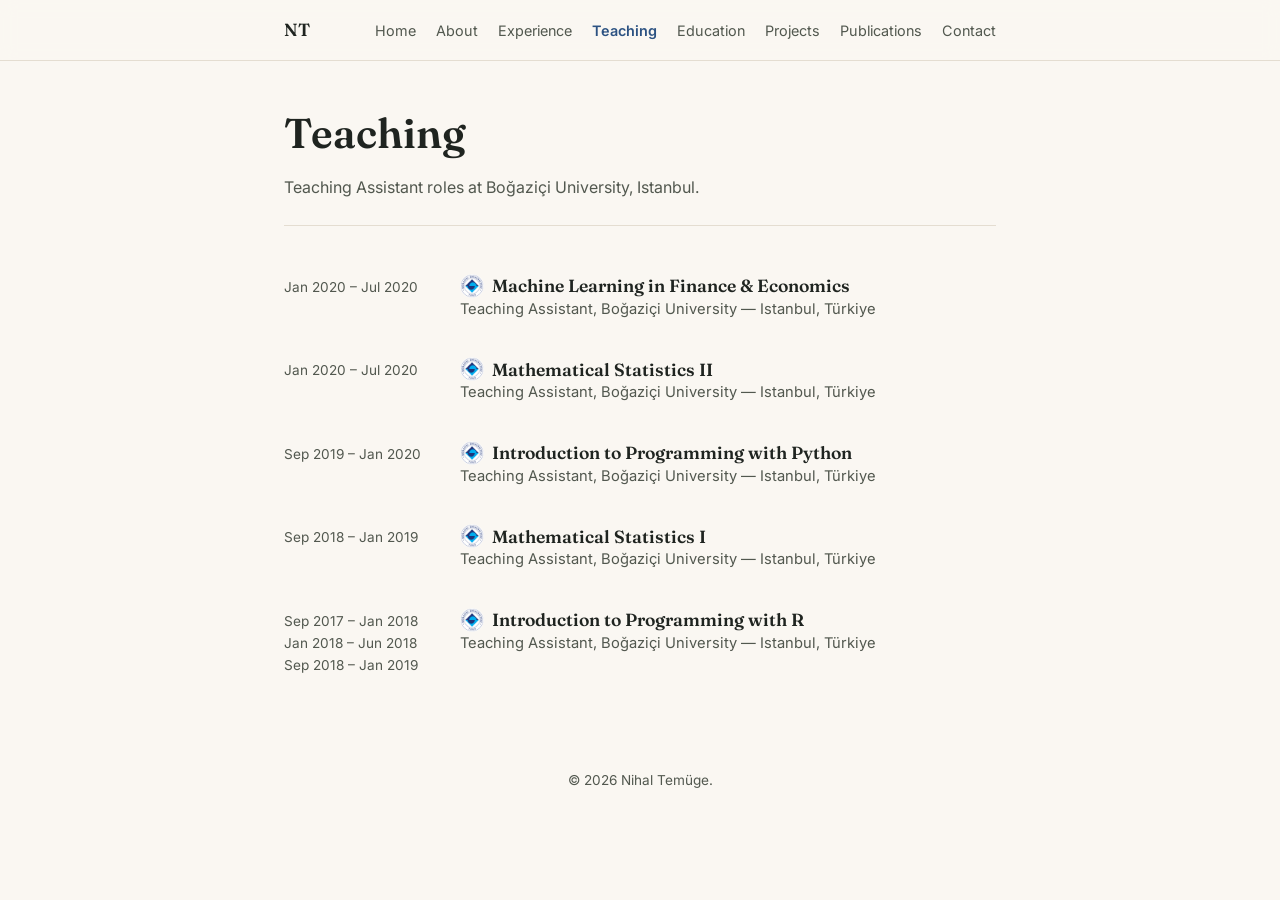
<file: teaching.html>
<!doctype html>
<html lang="en">
<head>
<meta charset="UTF-8">
<meta name="viewport" content="width=device-width, initial-scale=1.0">
<title>Teaching — Nihal Temüge</title>
<meta name="description" content="Teaching experience of Nihal Temüge — Teaching Assistant at Boğaziçi University in Machine Learning in Finance & Economics, Mathematical Statistics, and Programming with Python and R.">
<link rel="icon" href="favicon.svg" type="image/svg+xml">
<link rel="canonical" href="https://nihaltemuegee.github.io/teaching.html">
<link rel="preconnect" href="https://fonts.googleapis.com">
<link rel="preconnect" href="https://fonts.gstatic.com" crossorigin>
<link href="https://fonts.googleapis.com/css2?family=Fraunces:opsz,wght@9..144,500;9..144,600&family=Inter:wght@400;500;600&display=swap" rel="stylesheet">
<link rel="stylesheet" href="style.css">
</head>
<body>

<a class="skip-link" href="#main">Skip to content</a>

<header class="site-header">
  <nav class="nav" aria-label="Primary">
    <a class="nav-mark" href="index.html">NT</a>
    <ul class="nav-links">
      <li><a href="index.html">Home</a></li>
      <li><a href="about.html">About</a></li>
      <li><a href="experience.html">Experience</a></li>
      <li><a href="teaching.html" class="active">Teaching</a></li>
      <li><a href="education.html">Education</a></li>
      <li><a href="projects.html">Projects</a></li>
      <li><a href="publications.html">Publications</a></li>
      <li><a href="contact.html">Contact</a></li>
    </ul>
  </nav>
</header>

<main id="main">

  <section class="page-hero">
    <h1>Teaching</h1>
    <p>Teaching Assistant roles at Boğaziçi University, Istanbul.</p>
  </section>

  <section class="section">
    <ul class="timeline">
      <li>
        <div class="timeline-date">Jan 2020 – Jul 2020</div>
        <div class="timeline-body">
          <div class="timeline-heading"><img class="timeline-logo" src="assets/logos/boun.png" alt="" width="24" height="24"><h3>Machine Learning in Finance &amp; Economics</h3></div>
          <p class="timeline-meta">Teaching Assistant, Boğaziçi University — Istanbul, Türkiye</p>
        </div>
      </li>
      <li>
        <div class="timeline-date">Jan 2020 – Jul 2020</div>
        <div class="timeline-body">
          <div class="timeline-heading"><img class="timeline-logo" src="assets/logos/boun.png" alt="" width="24" height="24"><h3>Mathematical Statistics II</h3></div>
          <p class="timeline-meta">Teaching Assistant, Boğaziçi University — Istanbul, Türkiye</p>
        </div>
      </li>
      <li>
        <div class="timeline-date">Sep 2019 – Jan 2020</div>
        <div class="timeline-body">
          <div class="timeline-heading"><img class="timeline-logo" src="assets/logos/boun.png" alt="" width="24" height="24"><h3>Introduction to Programming with Python</h3></div>
          <p class="timeline-meta">Teaching Assistant, Boğaziçi University — Istanbul, Türkiye</p>
        </div>
      </li>
      <li>
        <div class="timeline-date">Sep 2018 – Jan 2019</div>
        <div class="timeline-body">
          <div class="timeline-heading"><img class="timeline-logo" src="assets/logos/boun.png" alt="" width="24" height="24"><h3>Mathematical Statistics I</h3></div>
          <p class="timeline-meta">Teaching Assistant, Boğaziçi University — Istanbul, Türkiye</p>
        </div>
      </li>
      <li>
        <div class="timeline-date">
          Sep 2017 – Jan 2018<br>
          Jan 2018 – Jun 2018<br>
          Sep 2018 – Jan 2019
        </div>
        <div class="timeline-body">
          <div class="timeline-heading"><img class="timeline-logo" src="assets/logos/boun.png" alt="" width="24" height="24"><h3>Introduction to Programming with R</h3></div>
          <p class="timeline-meta">Teaching Assistant, Boğaziçi University — Istanbul, Türkiye</p>
        </div>
      </li>
    </ul>
  </section>

</main>

<footer class="site-footer">
  <p>&copy; <span id="year"></span> Nihal Temüge.</p>
</footer>

<script>
  document.getElementById("year").textContent = new Date().getFullYear();
</script>

</body>
</html>
</file>
<file: style.css>
:root {
  --bg: #faf7f2;
  --surface: #ffffff;
  --ink: #1f2420;
  --ink-soft: #52584f;
  --accent: #2c5282;
  --accent-ink: #ffffff;
  --border: #e4ddd1;
  --tag-bg: #f0ece2;
  --font-serif: "Fraunces", Georgia, serif;
  --font-sans: "Inter", -apple-system, BlinkMacSystemFont, "Segoe UI", sans-serif;
  --max-width: 760px;
}

@media (prefers-color-scheme: dark) {
  :root {
    --bg: #15181a;
    --surface: #1c2023;
    --ink: #eef0ea;
    --ink-soft: #a7ada3;
    --accent: #7da9e0;
    --accent-ink: #0d1b2a;
    --border: #2b312f;
    --tag-bg: #242a27;
  }
}

* { box-sizing: border-box; }

html { scroll-behavior: smooth; }

body {
  margin: 0;
  background: var(--bg);
  color: var(--ink);
  font-family: var(--font-sans);
  line-height: 1.6;
  font-size: 16px;
}

.skip-link {
  position: absolute;
  left: -999px;
  top: 0;
  background: var(--accent);
  color: var(--accent-ink);
  padding: 0.75rem 1rem;
  z-index: 100;
}
.skip-link:focus { left: 1rem; top: 1rem; }

img { max-width: 100%; }

h1, h2, h3 {
  font-family: var(--font-serif);
  font-weight: 600;
  line-height: 1.2;
  margin: 0 0 0.5rem;
}

a {
  color: var(--accent);
  text-decoration: none;
}
a:hover { text-decoration: underline; }

/* Header / nav */

.site-header {
  position: sticky;
  top: 0;
  z-index: 10;
  background: color-mix(in srgb, var(--bg) 88%, transparent);
  backdrop-filter: blur(8px);
  border-bottom: 1px solid var(--border);
}

.nav {
  max-width: var(--max-width);
  margin: 0 auto;
  padding: 1rem 1.5rem;
  display: flex;
  align-items: center;
  justify-content: space-between;
  gap: 1rem;
}

.nav-mark {
  font-family: var(--font-serif);
  font-weight: 600;
  font-size: 1.1rem;
  color: var(--ink);
}
.nav-mark:hover { text-decoration: none; opacity: 0.75; }

.nav-links {
  list-style: none;
  display: flex;
  gap: 1.25rem;
  margin: 0;
  padding: 0;
  flex-wrap: wrap;
  font-size: 0.9rem;
}

.nav-links a { color: var(--ink-soft); }
.nav-links a:hover { color: var(--accent); }
.nav-links a.active { color: var(--accent); font-weight: 600; }

/* Layout */

main { max-width: var(--max-width); margin: 0 auto; padding: 0 1.5rem; }

.section {
  padding: 3rem 0;
  border-top: 1px solid var(--border);
}

.section:first-of-type { border-top: none; }

.section h2 {
  font-size: 1.5rem;
  margin-bottom: 1.5rem;
}

.section-note { color: var(--ink-soft); margin-top: -1rem; margin-bottom: 1.5rem; }

.subhead {
  font-family: var(--font-sans);
  font-size: 0.8rem;
  text-transform: uppercase;
  letter-spacing: 0.06em;
  color: var(--ink-soft);
  margin-top: 1.5rem;
}

/* Hero */

.hero {
  padding: 4.5rem 0 3rem;
}

.hero-inner {
  display: flex;
  align-items: center;
  gap: 2.5rem;
  flex-wrap: wrap;
}

.hero-text { flex: 1 1 320px; }

.hero-photo {
  flex: 0 0 auto;
  width: 150px;
  height: 150px;
  border-radius: 50%;
  object-fit: cover;
  border: 1px solid var(--border);
  background: var(--surface);
}

.hero-photo-placeholder {
  flex: 0 0 auto;
  width: 150px;
  height: 150px;
  border-radius: 50%;
  border: 1px dashed var(--border);
  background: var(--surface);
  display: flex;
  align-items: center;
  justify-content: center;
  font-family: var(--font-serif);
  font-size: 2.6rem;
  color: var(--ink-soft);
}

.welcome {
  font-family: var(--font-serif);
  font-size: 1.1rem;
  color: var(--accent);
  margin: 0 0 0.4rem;
}

.eyebrow {
  font-size: 0.85rem;
  text-transform: uppercase;
  letter-spacing: 0.08em;
  color: var(--ink-soft);
  margin: 0 0 0.75rem;
}

.hero h1 {
  font-size: clamp(2.4rem, 6vw, 3.4rem);
  margin-bottom: 1rem;
}

.hero-lede {
  font-size: 1.15rem;
  color: var(--ink-soft);
  max-width: 54ch;
  margin-bottom: 2rem;
}

.hero-links {
  display: flex;
  flex-wrap: wrap;
  gap: 0.75rem;
}

/* Compact header used on subpages (About, Experience, etc.) */

.page-hero {
  padding: 3rem 0 0.5rem;
}

.page-hero h1 {
  font-size: clamp(2rem, 5vw, 2.6rem);
  margin-bottom: 0.5rem;
}

.page-hero p {
  color: var(--ink-soft);
  max-width: 56ch;
}

/* Home teaser + explore grid */

.teaser {
  color: var(--ink-soft);
  max-width: 60ch;
}

.teaser-link {
  display: inline-block;
  margin-top: 0.5rem;
  font-weight: 500;
}

a.card {
  display: block;
  color: inherit;
  text-decoration: none;
  transition: border-color 0.15s ease;
}
a.card:hover { border-color: var(--accent); text-decoration: none; }
a.card:hover h3 { color: var(--accent); }

.card-arrow {
  display: inline-block;
  margin-top: 0.75rem;
  font-size: 0.85rem;
  color: var(--accent);
  font-weight: 500;
}

/* Explore list (home page) */

.explore-list {
  list-style: none;
  margin: 0;
  padding: 0;
  border-top: 1px solid var(--border);
}

.explore-list li { border-bottom: 1px solid var(--border); }

.explore-list a {
  display: flex;
  align-items: center;
  gap: 1.25rem;
  padding: 1.1rem 0.5rem;
  color: inherit;
  text-decoration: none;
  border-radius: 10px;
  transition: background 0.15s ease, padding-left 0.15s ease;
}

.explore-list a:hover {
  background: var(--surface);
  padding-left: 0.9rem;
  text-decoration: none;
}

.explore-index {
  font-family: var(--font-serif);
  font-size: 0.95rem;
  color: var(--ink-soft);
  flex: 0 0 auto;
  width: 1.75rem;
}

.explore-text {
  flex: 1 1 auto;
  display: flex;
  flex-direction: column;
  gap: 0.15rem;
  min-width: 0;
}

.explore-title {
  font-family: var(--font-serif);
  font-weight: 600;
  font-size: 1.1rem;
}

.explore-desc {
  font-size: 0.88rem;
  color: var(--ink-soft);
}

.explore-arrow {
  flex: 0 0 auto;
  color: var(--ink-soft);
  font-size: 1.1rem;
  transition: color 0.15s ease, transform 0.15s ease;
}

.explore-list a:hover .explore-arrow {
  color: var(--accent);
  transform: translateX(3px);
}

.explore-list a:hover .explore-title { color: var(--accent); }

@media (max-width: 560px) {
  .explore-desc { display: none; }
}

.btn {
  display: inline-block;
  padding: 0.6rem 1.1rem;
  border-radius: 999px;
  border: 1px solid var(--border);
  color: var(--ink);
  font-size: 0.9rem;
  font-weight: 500;
}
.btn:hover { text-decoration: none; border-color: var(--accent); color: var(--accent); }

.btn-primary {
  background: var(--accent);
  color: var(--accent-ink);
  border-color: var(--accent);
}
.btn-primary:hover { color: var(--accent-ink); opacity: 0.9; }

/* Timeline */

.timeline {
  list-style: none;
  margin: 0;
  padding: 0;
  display: flex;
  flex-direction: column;
  gap: 1.75rem;
}

.timeline li {
  display: grid;
  grid-template-columns: 10rem 1fr;
  gap: 1rem;
}

.timeline-date {
  font-size: 0.85rem;
  color: var(--ink-soft);
  white-space: nowrap;
  padding-top: 0.2rem;
}

.timeline-body h3 {
  font-size: 1.1rem;
  margin-bottom: 0.15rem;
}

.timeline-heading {
  display: flex;
  align-items: center;
  gap: 0.5rem;
}

.timeline-heading h3 { margin-bottom: 0; }

.timeline-logo {
  flex: 0 0 auto;
  max-height: 24px;
  width: auto;
  object-fit: contain;
}

.timeline-meta {
  color: var(--ink-soft);
  font-size: 0.92rem;
  margin: 0 0 0.5rem;
}

.timeline-body p:not(.timeline-meta) { margin: 0.3rem 0 0.6rem; }

@media (max-width: 560px) {
  .timeline li { grid-template-columns: 1fr; gap: 0.25rem; }
}

/* Tags */

.tag-list {
  list-style: none;
  display: flex;
  flex-wrap: wrap;
  gap: 0.5rem;
  margin: 0.5rem 0 0;
  padding: 0;
}

.tag-list li {
  background: var(--tag-bg);
  border: 1px solid var(--border);
  border-radius: 999px;
  padding: 0.25rem 0.75rem;
  font-size: 0.8rem;
  color: var(--ink-soft);
}

.tag-list-inline li { font-size: 0.75rem; padding: 0.2rem 0.6rem; }

/* Project cards */

.card-grid {
  display: grid;
  grid-template-columns: repeat(auto-fit, minmax(220px, 1fr));
  gap: 1.25rem;
}

.card {
  background: var(--surface);
  border: 1px solid var(--border);
  border-radius: 14px;
  padding: 1.5rem;
}

.card-date {
  font-size: 0.8rem;
  color: var(--ink-soft);
  margin: 0 0 0.3rem;
  text-transform: uppercase;
  letter-spacing: 0.04em;
}

.card h3 { font-size: 1.1rem; }

.card-link {
  display: inline-block;
  margin-top: 0.75rem;
  font-size: 0.9rem;
  font-weight: 500;
}

/* Publications */

.pub-list {
  list-style: none;
  margin: 0;
  padding: 0;
  display: flex;
  flex-direction: column;
  gap: 0.75rem;
}

.pub-list li {
  display: flex;
  justify-content: space-between;
  gap: 1rem;
  padding: 0.75rem 0;
  border-bottom: 1px solid var(--border);
}

.pub-title { font-size: 0.98rem; color: var(--ink); }
a.pub-title { color: var(--accent); }
a.pub-title:hover { text-decoration: underline; }
.pub-date { color: var(--ink-soft); font-size: 0.85rem; white-space: nowrap; }

/* Skills */

.skills-grid {
  display: grid;
  grid-template-columns: repeat(auto-fit, minmax(180px, 1fr));
  gap: 1.5rem;
}

/* Contact / footer */

.section-contact p { color: var(--ink-soft); max-width: 50ch; }

.site-footer {
  text-align: center;
  padding: 2rem 1.5rem 3rem;
  color: var(--ink-soft);
  font-size: 0.85rem;
}
</file>
